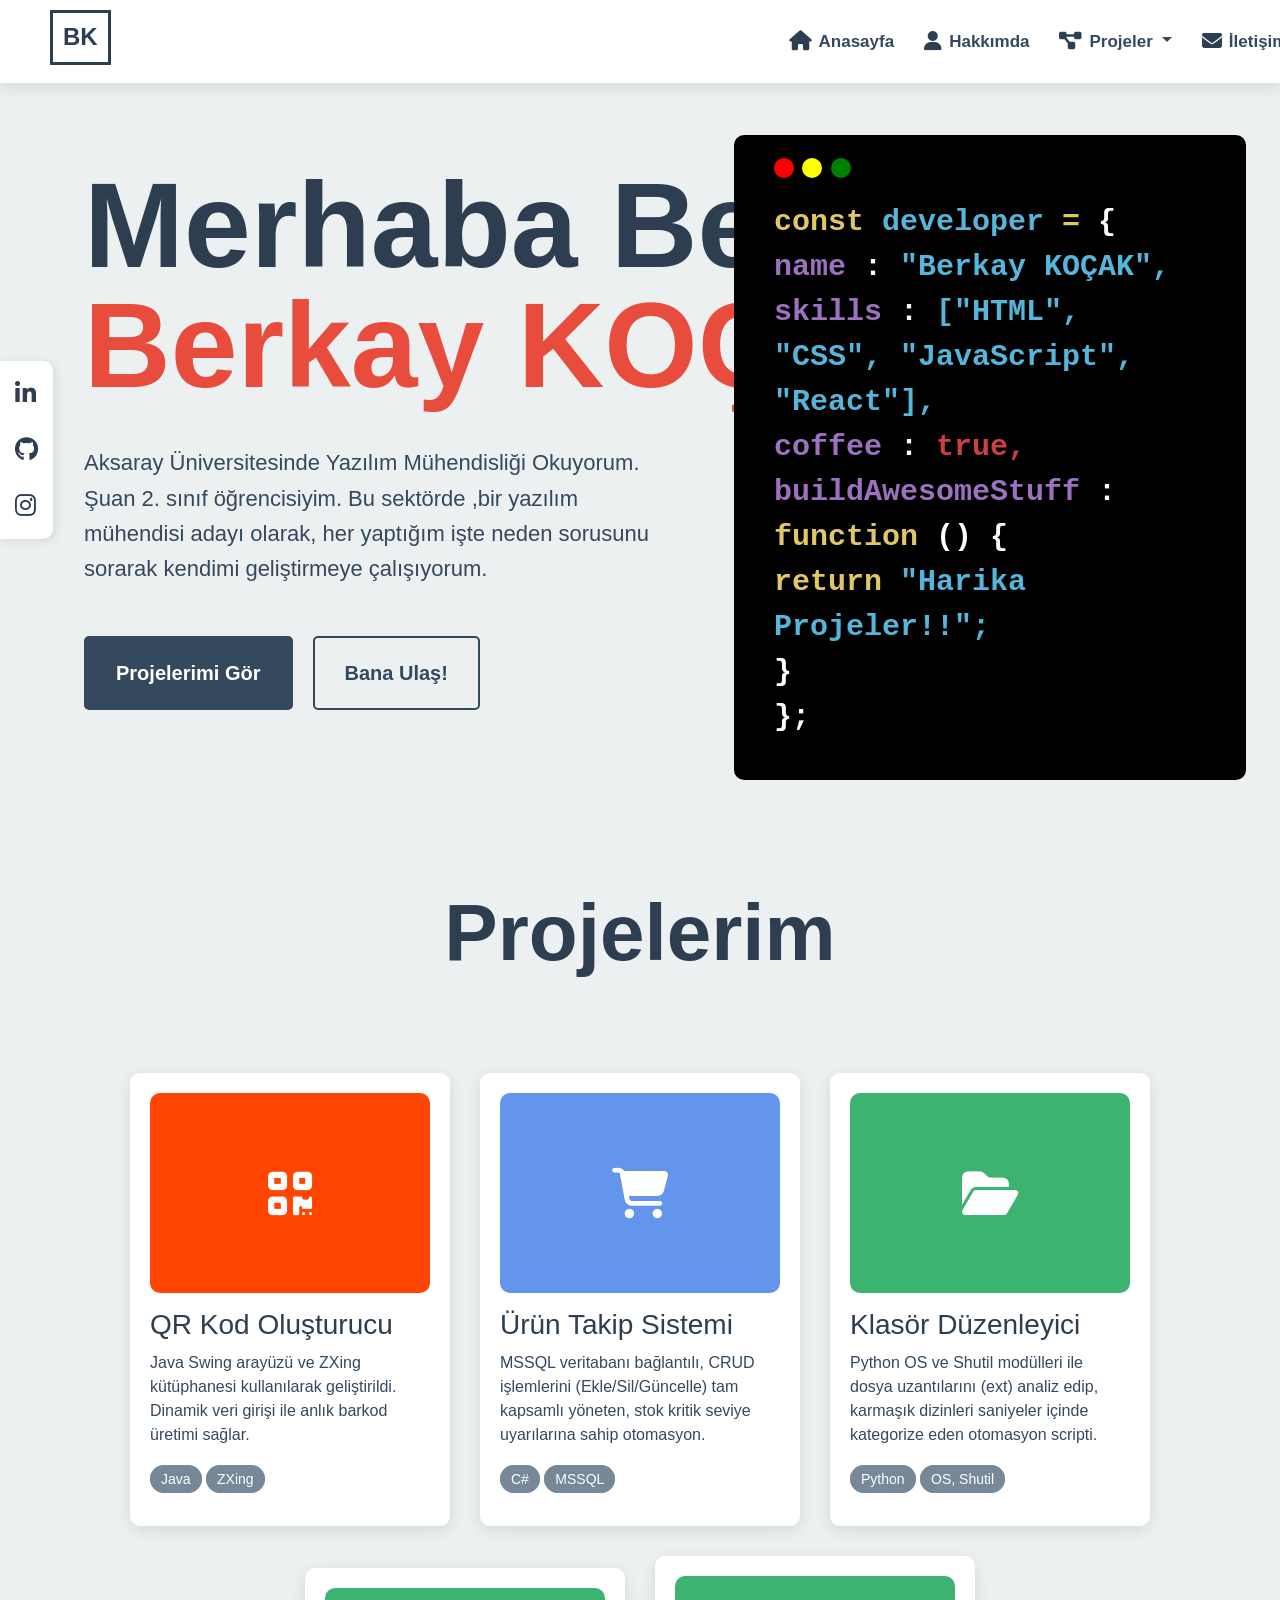
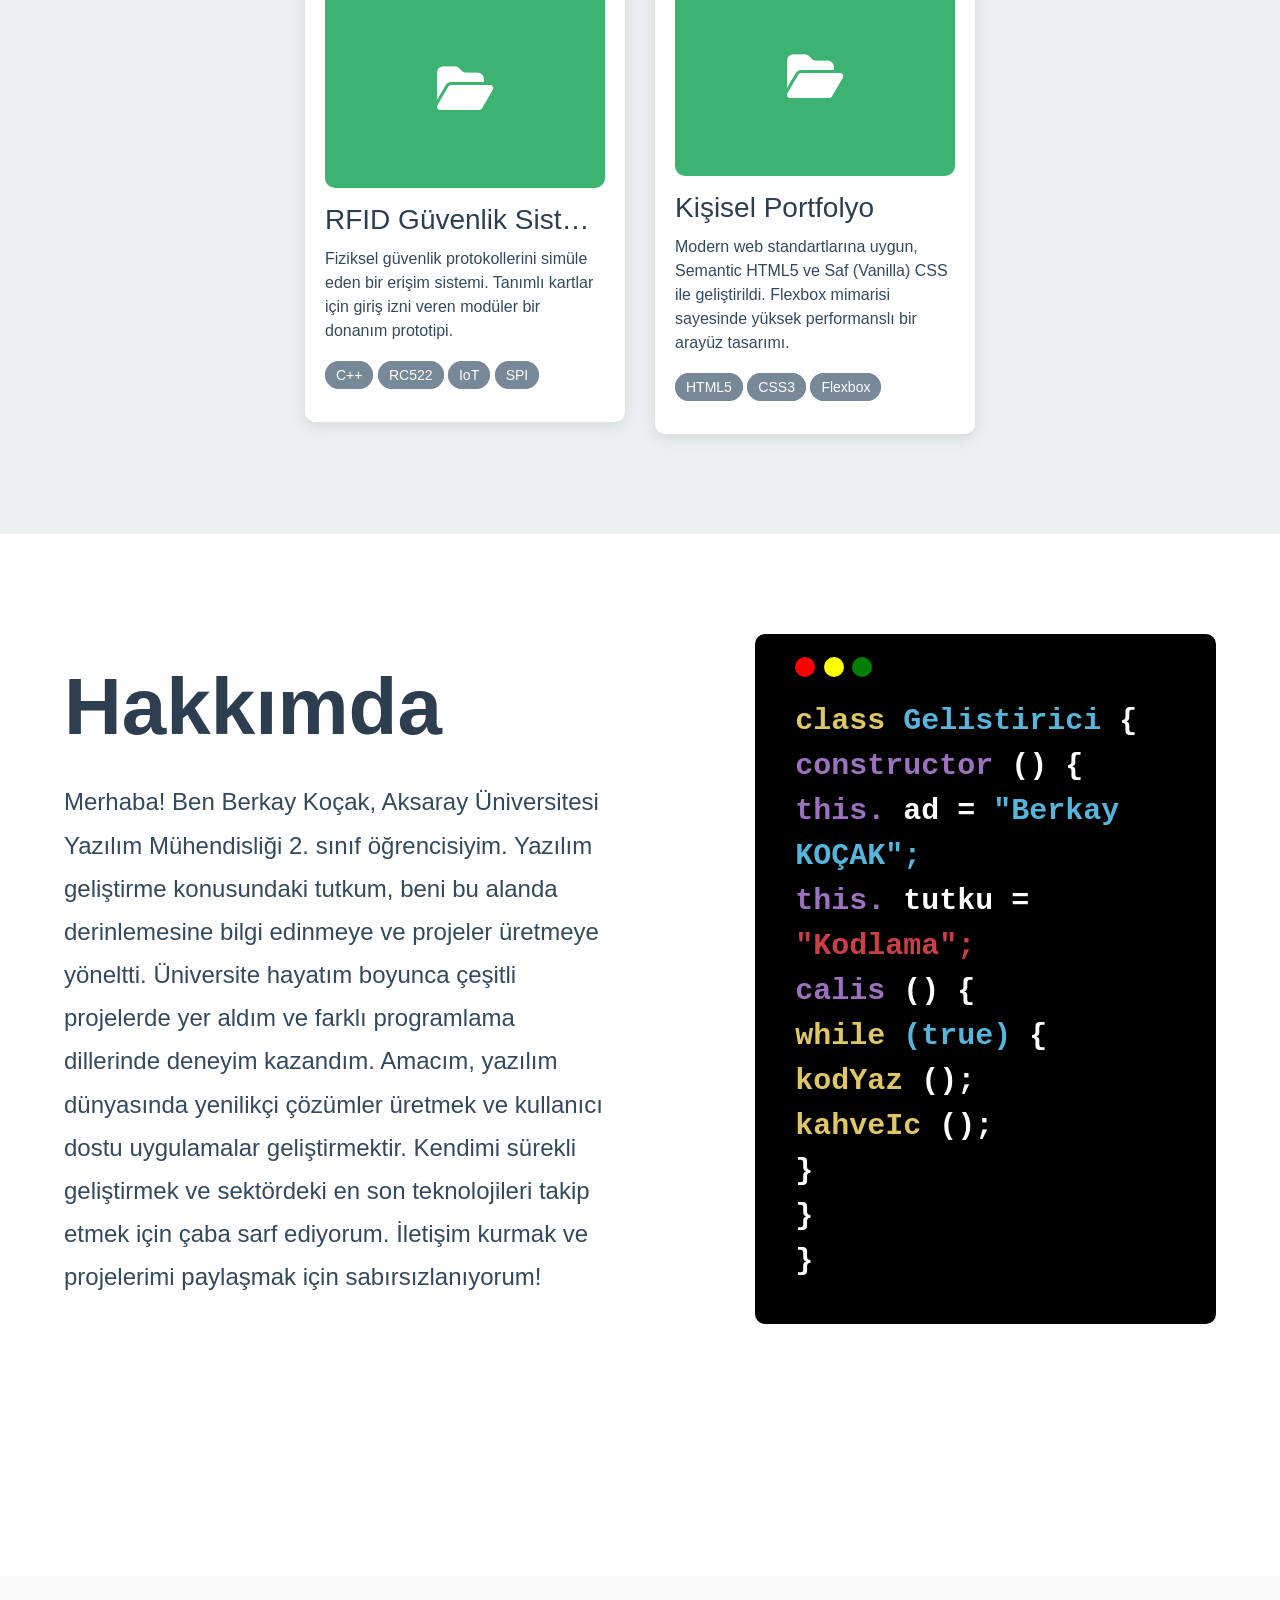
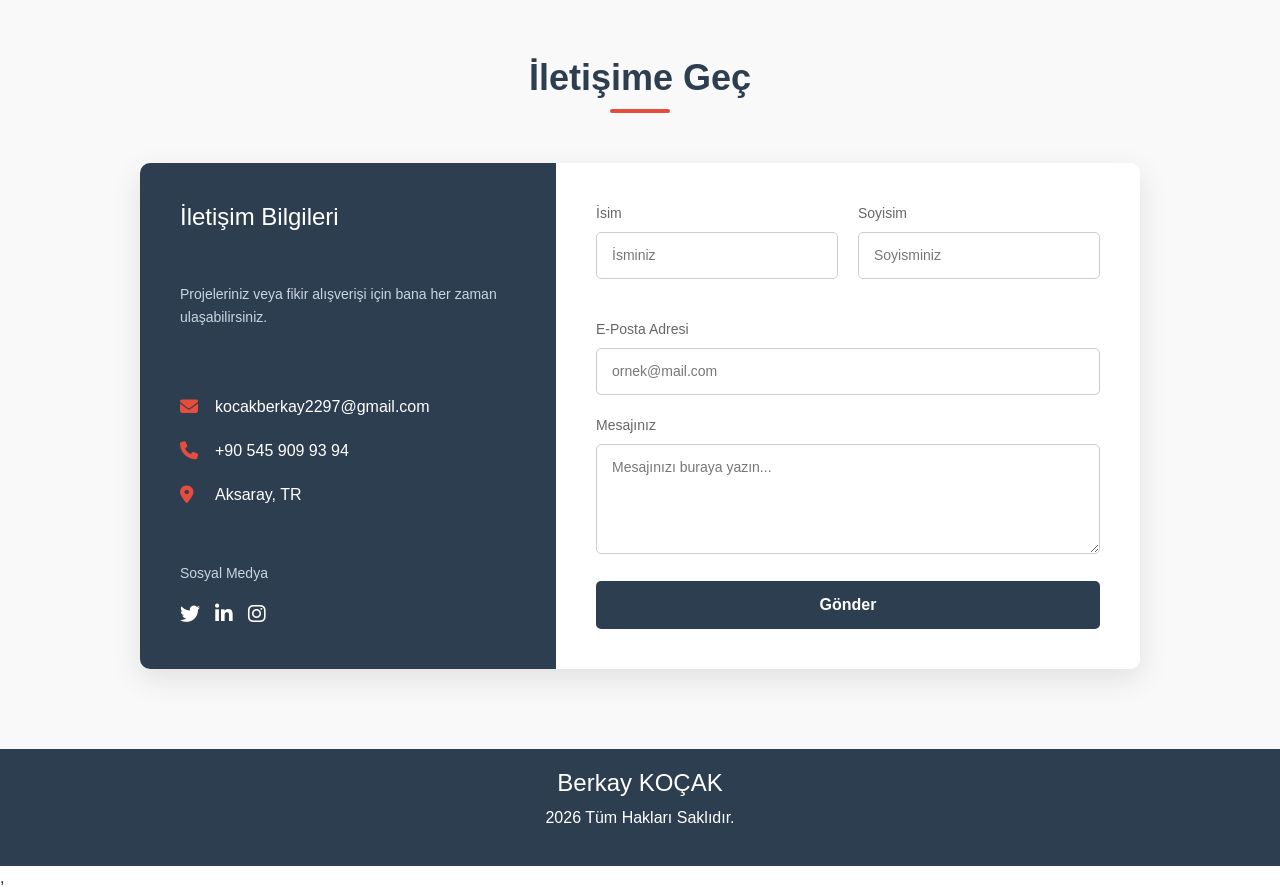
<file: index.html>
<!DOCTYPE html>
<html lang="en">

<head>
    <meta charset="UTF-8">
    <meta name="viewport" content="width=device-width, initial-scale=1.0">
    <title>Berkay Koçak - Portfolio</title>
    <link rel="stylesheet" href="https://cdnjs.cloudflare.com/ajax/libs/font-awesome/6.4.0/css/all.min.css">
    <link href="https://cdn.jsdelivr.net/npm/bootstrap@5.3.3/dist/css/bootstrap.min.css" rel="stylesheet">
    <link rel="stylesheet" href="style.css">
</head>

<body>
    <nav>
        <h3 class="logo">BK</h3>

        <div class="nav-icerik">
            <div class="nav-items">
                <i class="fas fa-home"></i>
                <a href="#anasayfa">Anasayfa</a>
            </div>

            <div class="nav-items">
                <i class="fas fa-user"></i>
                <a href="#hakkimda">Hakkımda</a>
            </div>

            <div class="nav-items dropdown">
                <i class="fas fa-project-diagram"></i>
                <a class="dropdown-toggle" href="#" role="button" data-bs-toggle="dropdown" aria-expanded="false">
                    Projeler
                </a>
                <ul class="dropdown-menu">
                    <li><a class="dropdown-item" href="#projeler12">QR Kod Oluşturucu</a></li>
                    <li><a class="dropdown-item" href="#projeler12">Ürün Takip Sistemi</a></li>
                    <li><a class="dropdown-item" href="#projeler12">Klasör Düzenleyici</a></li>
                    <li><a class="dropdown-item" href="#projeler12">RFID Güvenlik Sistemi</a></li>
                    <li><a class="dropdown-item" href="#projeler12">Kişisel Portfolyo</a></li>
                </ul>
            </div>

            <div class="nav-items">
                <i class="fas fa-envelope"></i>
                <a id="iletisim" href="#iletisim12">İletişim</a>
            </div>
        </div>
    </nav>

    <section class="ana-bolum" id="anasayfa">
        <div class="anaIcerik">
            <div class="metinKismi">
                <div class="basliklar">
                    <h1>Merhaba Ben</h1>
                    <h1 id="isim">Berkay KOÇAK</h1>
                </div>
                <p class="anasayfa-hakkımda">Aksaray Üniversitesinde Yazılım Mühendisliği Okuyorum. Şuan 2. sınıf
                    öğrencisiyim. Bu sektörde ,bir
                    yazılım mühendisi adayı olarak,
                    her yaptığım işte neden sorusunu sorarak kendimi geliştirmeye çalışıyorum.
                </p>

                <div class="anaIcerikbuton">
                    <button class="projeButon"> <a href="#projeler12">Projelerimi Gör</a></button>
                    <button class="iletisimButon"> <a href="#iletisim12">Bana Ulaş!</a></button>
                </div>
            </div>

        </div>


        <div class="kodEkrani">
            <div class="kodUst">
                <button></button>
                <button></button>
                <button></button>
            </div>
            <div class="kodIcerik">
                <div class="ilkSatir">
                    <span class="sari">const </span>
                    <span class="cyan">developer </span>
                    <span class="sari">= </span>
                    <span>{</span>
                </div>
                <div class="ikinciSatir">
                    <span class="purple">name</span>
                    <span>: </span>
                    <span class="cyan">"Berkay KOÇAK",</span>
                </div>
                <div class="ucuncuSatir">
                    <span class="purple">skills</span>
                    <span>: </span>
                    <span class="cyan">["HTML", "CSS", "JavaScript", "React"],</span>
                </div>
                <div class="dortSatir">
                    <span class="purple">coffee</span>
                    <span>: </span>
                    <span class="red">true,</span>
                </div>
                <div class="besinciSatir">
                    <span class="purple">buildAwesomeStuff</span>
                    <span>: </span>
                    <span class="sari">function</span>
                    <span>() {</span>
                </div>
                <div class="altinciSatir">
                    <span class="sari">return </span>
                    <span class="cyan">"Harika Projeler!!"; </span>
                </div>
                <div class="yedinciSatir">}</div>
                <div class="sekizinciSatir">};</div>
            </div>
        </div>




    </section>

    <section class="projeler" id="projeler12">
        <div class="projelerBaslik">
            <h1>Projelerim</h1>
        </div>
        <div class="projeTum">
            <div class="proje">
                <i class="fa-solid fa-qrcode"></i>
                <div class="projeMetin">
                    <h3>QR Kod Oluşturucu</h3>
                    <p>Java Swing arayüzü ve ZXing kütüphanesi kullanılarak geliştirildi. Dinamik veri girişi ile anlık
                        barkod üretimi sağlar.</p>
                    <span>Java</span>
                    <span>ZXing</span>
                </div>
            </div>
            <div class="proje">
                <i class="fa-solid fa-cart-shopping" id="c1"></i>
                <div class="projeMetin">
                    <h3>Ürün Takip Sistemi</h3>
                    <p>MSSQL veritabanı bağlantılı, CRUD işlemlerini (Ekle/Sil/Güncelle) tam kapsamlı yöneten, stok
                        kritik
                        seviye uyarılarına sahip otomasyon.</p>
                    <span>C#</span>
                    <span>MSSQL</span>
                </div>
            </div>
            <div class="proje">
                <i class="fa-solid fa-folder-open" id="c2"></i>
                <div class="projeMetin">
                    <h3>Klasör Düzenleyici</h3>
                    <p>Python OS ve Shutil modülleri ile dosya uzantılarını (ext) analiz edip, karmaşık dizinleri
                        saniyeler
                        içinde kategorize eden otomasyon scripti.</p>
                    <span>Python</span>
                    <span>OS, Shutil</span>
                </div>
            </div>
            <div class="proje">
                <i class="fa-solid fa-folder-open" id="c2"></i>
                <div class="projeMetin">
                    <h3>RFID Güvenlik Sistemi</h3>
                    <p>Fiziksel güvenlik protokollerini simüle eden bir erişim sistemi. Tanımlı kartlar için giriş izni
                        veren modüler bir donanım prototipi.</p>
                    <span>C++</span>
                    <span>RC522</span>
                    <span>IoT</span>
                    <span>SPI</span>
                </div>
            </div>
            <div class="proje">
                <i class="fa-solid fa-folder-open" id="c2"></i>
                <div class="projeMetin">
                    <h3>Kişisel Portfolyo</h3>
                    <p>Modern web standartlarına uygun, Semantic HTML5 ve Saf (Vanilla) CSS ile geliştirildi. Flexbox
                        mimarisi sayesinde yüksek performanslı bir arayüz tasarımı.
                    </p>
                    <span>HTML5</span>
                    <span>CSS3</span>
                    <span>Flexbox</span>
                </div>
            </div>
        </div>
    </section>

    <section class="Hakkimda" id="hakkimda">
        <div class="hakkimdaMetin">
            <h1 class="hakkimdaBaslik">Hakkımda</h1>
            <p>Merhaba! Ben Berkay Koçak, Aksaray Üniversitesi Yazılım Mühendisliği 2. sınıf öğrencisiyim.
                Yazılım
                geliştirme
                konusundaki tutkum, beni bu alanda derinlemesine bilgi edinmeye ve projeler üretmeye yöneltti.
                Üniversite hayatım boyunca çeşitli projelerde yer aldım ve farklı programlama dillerinde deneyim
                kazandım.
                Amacım, yazılım dünyasında yenilikçi çözümler üretmek ve kullanıcı dostu uygulamalar
                geliştirmektir.
                Kendimi sürekli geliştirmek ve sektördeki en son teknolojileri takip etmek için çaba sarf
                ediyorum.
                İletişim kurmak ve projelerimi paylaşmak için sabırsızlanıyorum!
            </p>
        </div>

        <div class="kodEkrani2">
            <div class="kodUst">
                <button></button>
                <button></button>
                <button></button>
            </div>
            <div class="kodIcerik">
                <div class="ilkSatir">
                    <span class="sari">class </span>
                    <span class="cyan">Gelistirici </span>
                    <span>{</span>
                </div>
                <div class="ikinciSatir">
                    <span class="purple">constructor</span>
                    <span>()</span>
                    <span>{</span>
                </div>
                <div class="ucuncuSatir">
                    <span class="purple">this.</span>
                    <span>ad =</span>
                    <span class="cyan">"Berkay KOÇAK";</span>
                </div>
                <div class="dortSatir">
                    <span class="purple">this.</span>
                    <span>tutku =</span>
                    <span class="red">"Kodlama";</span>
                </div>
                <div class="besinciSatir">
                    <span class="purple">calis</span>
                    <span>() {</span>

                </div>
                <div class="altinciSatir">
                    <span class="sari">while </span>
                    <span class="cyan">(true) </span>
                    <span>{</span>
                </div>
                <div class="yedinciSatir">
                    <span class="sari">kodYaz</span>
                    <span>();</span>
                </div>
                <div class="sekizinciSatir">
                    <span class="sari">kahveIc</span>
                    <span>();</span>
                </div>
                <div class="dokuzuncuSatir">
                    <span> }</span>
                </div>
                <div class="onuncuSatir">
                    <span> }</span>
                </div>
                <div class="onbirinciSatir">
                    <span>}</span>
                </div>
            </div>
    </section>


    <div class="teknoloji-bandi-kapsayici">
        <div class="teknoloji-bandi">
            <span class="tekno-item"><i class="fab fa-html5"></i> HTML5</span>
            <span class="tekno-item"><i class="fab fa-css3-alt"></i> CSS3</span>
            <span class="tekno-item"><i class="fab fa-js"></i> JavaScript</span>
            <span class="tekno-item"><i class="fab fa-react"></i> React</span>
            <span class="tekno-item"><i class="fab fa-python"></i> Python</span>
            <span class="tekno-item"><i class="fas fa-database"></i> SQL</span>
            <span class="tekno-item"><i class="fab fa-docker"></i> Docker</span>
            <!-- Tekrar (Sonsuz döngü için) -->
            <span class="tekno-item"><i class="fab fa-html5"></i> HTML5</span>
            <span class="tekno-item"><i class="fab fa-css3-alt"></i> CSS3</span>
            <span class="tekno-item"><i class="fab fa-js"></i> JavaScript</span>
            <span class="tekno-item"><i class="fab fa-react"></i> React</span>
            <span class="tekno-item"><i class="fab fa-python"></i> Python</span>
            <span class="tekno-item"><i class="fas fa-database"></i> SQL</span>
        </div>
    </div>
    </section>


    <section class="iletisim-bolumu" id="iletisim12">
        <div class="iletisim-baslik-container">
            <h2 class="section-baslik">İletişime Geç</h2>
            <div class="alt-cizgi"></div>
        </div>

        <div class="iletisim-kutu">
            <div class="iletisim-sol">
                <h3>İletişim Bilgileri</h3>
                <p class="aciklama">Projeleriniz veya fikir alışverişi için bana her zaman ulaşabilirsiniz.</p>

                <div class="iletisim-detay">
                    <div class="detay-satir">
                        <i class="fa-solid fa-envelope"></i>
                        <span>kocakberkay2297@gmail.com</span>
                    </div>
                    <div class="detay-satir">
                        <i class="fa-solid fa-phone"></i>
                        <span>+90 545 909 93 94</span>
                    </div>
                    <div class="detay-satir">
                        <i class="fa-solid fa-location-dot"></i>
                        <span>Aksaray, TR</span>
                    </div>
                </div>

                <div class="sosyal-medya-footer">
                    <p>Sosyal Medya</p>
                    <div class="ikonlar">
                        <a href="#"><i class="fa-brands fa-twitter"></i></a>
                        <a href="#"><i class="fa-brands fa-linkedin-in"></i></a>
                        <a href="#"><i class="fa-brands fa-instagram"></i></a>
                    </div>
                </div>
            </div>

            <div class="iletisim-sag">
                <form>
                    <div class="form-satir-ikili">
                        <div class="input-grubu">
                            <label>İsim</label>
                            <input type="text" placeholder="İsminiz">
                        </div>
                        <div class="input-grubu">
                            <label>Soyisim</label>
                            <input type="text" placeholder="Soyisminiz">
                        </div>
                    </div>

                    <div class="input-grubu">
                        <label>E-Posta Adresi</label>
                        <input type="email" placeholder="ornek@mail.com">
                    </div>

                    <div class="input-grubu">
                        <label>Mesajınız</label>
                        <textarea placeholder="Mesajınızı buraya yazın..." rows="4"></textarea>
                    </div>

                    <button type="submit" class="gonder-buton">Gönder</button>
                </form>
            </div>
        </div>
    </section>

    <footer>
        <div class="footer-metin">
            <h4>Berkay KOÇAK</h4>
            <p>2026 Tüm Hakları Saklıdır.</p>
        </div>
    </footer>

    <div class="yan-menu d-none d-lg-flex">
        <a href="https://www.linkedin.com/in/berkay-ko%C3%A7ak-8b6764252/" class="yan-link"><i
                class="fab fa-linkedin-in"></i></a>
        <a href="https://github.com/BerkayKocakorg" class="yan-link"><i class="fab fa-github"></i></a>
        <a href="https://www.instagram.com/berkay_kocak1/" class="yan-link"><i class="fab fa-instagram"></i></a>
    </div>

    <script src="https://cdn.jsdelivr.net/npm/bootstrap@5.3.3/dist/js/bootstrap.bundle.min.js"></script>,
    <script src="script.js"></script>
</body>


</html>
</file>
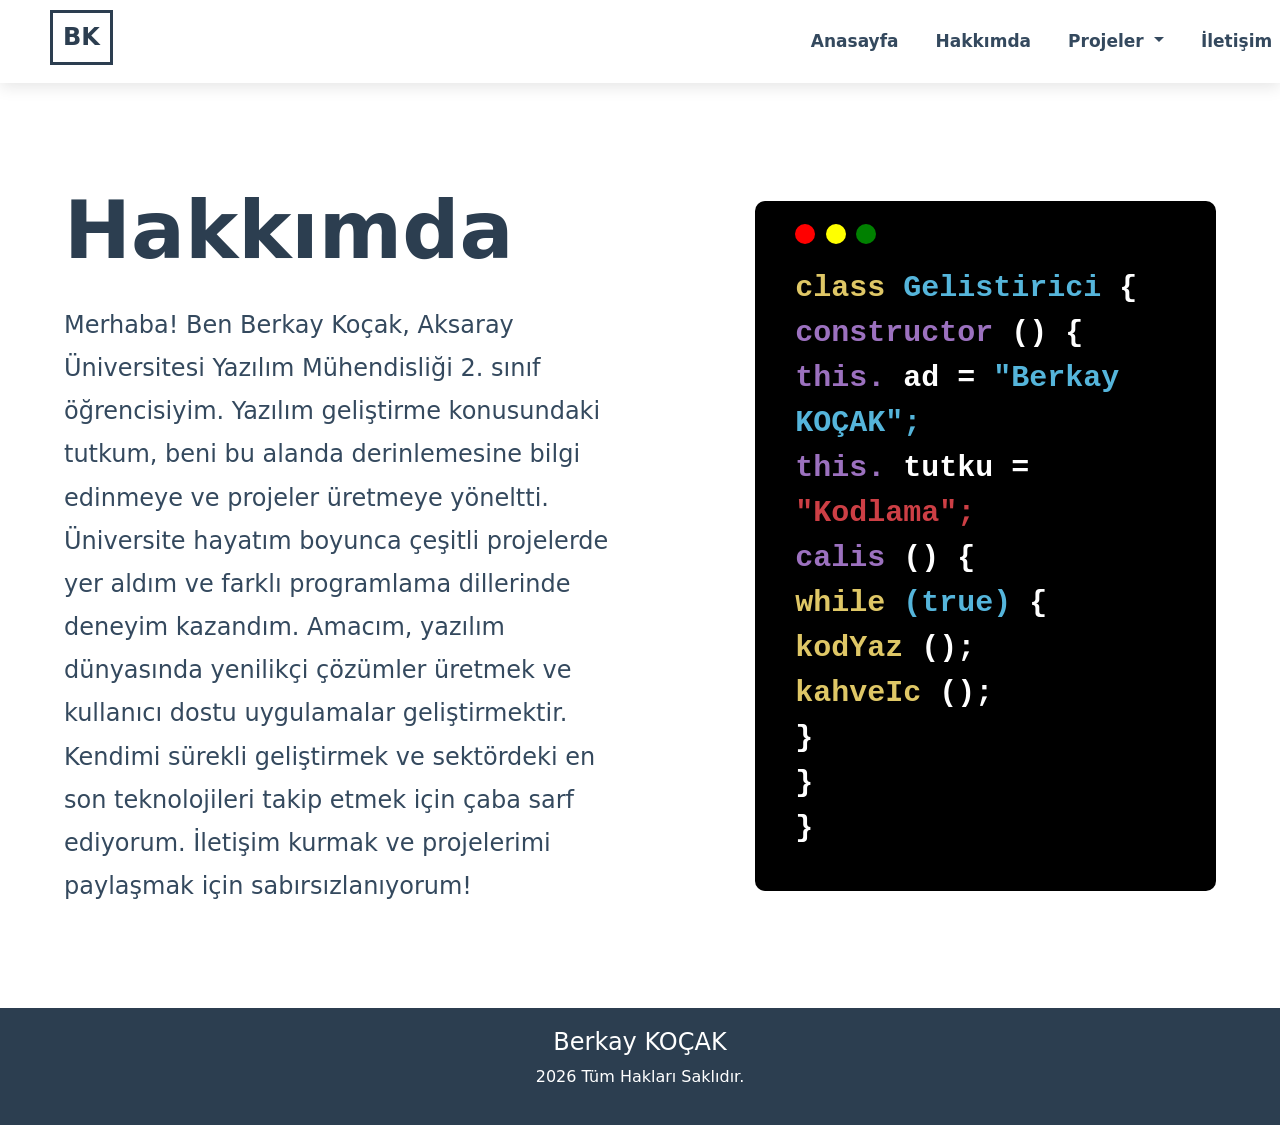
<file: hakkimda.html>
<!DOCTYPE html>
<html lang="en">

<head>
    <meta charset="UTF-8">
    <meta name="viewport" content="width=device-width, initial-scale=1.0">
    <title>Hakkımda</title>
    <link rel="stylesheet" href="style.css">
    <link href="https://cdn.jsdelivr.net/npm/bootstrap@5.3.3/dist/css/bootstrap.min.css" rel="stylesheet">
</head>

<body>
    <nav>
        <h3 class="logo">BK</h3>

        <div class="nav-icerik">
            <div class="nav-items">
                <i class="fas fa-home"></i>
                <a href="./index.html#anasayfa">Anasayfa</a>
            </div>

            <div class="nav-items">
                <i class="fas fa-user"></i>
                <a href="#hakkimda">Hakkımda</a>
            </div>

            <div class="nav-items dropdown">
                <i class="fas fa-project-diagram"></i>
                <a class="dropdown-toggle" href="#" role="button" data-bs-toggle="dropdown" aria-expanded="false">
                    Projeler
                </a>
                <ul class="dropdown-menu">
                    <li><a class="dropdown-item" href="#projeler12">QR Kod Oluşturucu</a></li>
                    <li><a class="dropdown-item" href="#projeler12">Ürün Takip Sistemi</a></li>
                    <li><a class="dropdown-item" href="#projeler12">Klasör Düzenleyici</a></li>
                    <li><a class="dropdown-item" href="#projeler12">RFID Güvenlik Sistemi</a></li>
                    <li><a class="dropdown-item" href="#projeler12">Kişisel Portfolyo</a></li>
                </ul>
            </div>

            <div class="nav-items">
                <i class="fas fa-envelope"></i>
                <a id="iletisim" href="#iletisim12">İletişim</a>
            </div>
        </div>
    </nav>

    <section class="Hakkimda" id="hakkimda">
        <div class="hakkimdaMetin">
            <h1 class="hakkimdaBaslik">Hakkımda</h1>
            <p>Merhaba! Ben Berkay Koçak, Aksaray Üniversitesi Yazılım Mühendisliği 2. sınıf öğrencisiyim.
                Yazılım
                geliştirme
                konusundaki tutkum, beni bu alanda derinlemesine bilgi edinmeye ve projeler üretmeye yöneltti.
                Üniversite hayatım boyunca çeşitli projelerde yer aldım ve farklı programlama dillerinde deneyim
                kazandım.
                Amacım, yazılım dünyasında yenilikçi çözümler üretmek ve kullanıcı dostu uygulamalar
                geliştirmektir.
                Kendimi sürekli geliştirmek ve sektördeki en son teknolojileri takip etmek için çaba sarf
                ediyorum.
                İletişim kurmak ve projelerimi paylaşmak için sabırsızlanıyorum!
            </p>
        </div>

        <div class="kodEkrani2">
            <div class="kodUst">
                <button></button>
                <button></button>
                <button></button>
            </div>
            <div class="kodIcerik">
                <div class="ilkSatir">
                    <span class="sari">class </span>
                    <span class="cyan">Gelistirici </span>
                    <span>{</span>
                </div>
                <div class="ikinciSatir">
                    <span class="purple">constructor</span>
                    <span>()</span>
                    <span>{</span>
                </div>
                <div class="ucuncuSatir">
                    <span class="purple">this.</span>
                    <span>ad =</span>
                    <span class="cyan">"Berkay KOÇAK";</span>
                </div>
                <div class="dortSatir">
                    <span class="purple">this.</span>
                    <span>tutku =</span>
                    <span class="red">"Kodlama";</span>
                </div>
                <div class="besinciSatir">
                    <span class="purple">calis</span>
                    <span>() {</span>

                </div>
                <div class="altinciSatir">
                    <span class="sari">while </span>
                    <span class="cyan">(true) </span>
                    <span>{</span>
                </div>
                <div class="yedinciSatir">
                    <span class="sari">kodYaz</span>
                    <span>();</span>
                </div>
                <div class="sekizinciSatir">
                    <span class="sari">kahveIc</span>
                    <span>();</span>
                </div>
                <div class="dokuzuncuSatir">
                    <span> }</span>
                </div>
                <div class="onuncuSatir">
                    <span> }</span>
                </div>
                <div class="onbirinciSatir">
                    <span>}</span>
                </div>
            </div>
    </section>
    <footer>
        <div class="footer-metin">
            <h4>Berkay KOÇAK</h4>
            <p>2026 Tüm Hakları Saklıdır.</p>
        </div>
    </footer>
    <script src="https://cdn.jsdelivr.net/npm/bootstrap@5.3.3/dist/js/bootstrap.bundle.min.js"></script>
    <script src="script.js"></script>
</body>

</html>
</file>
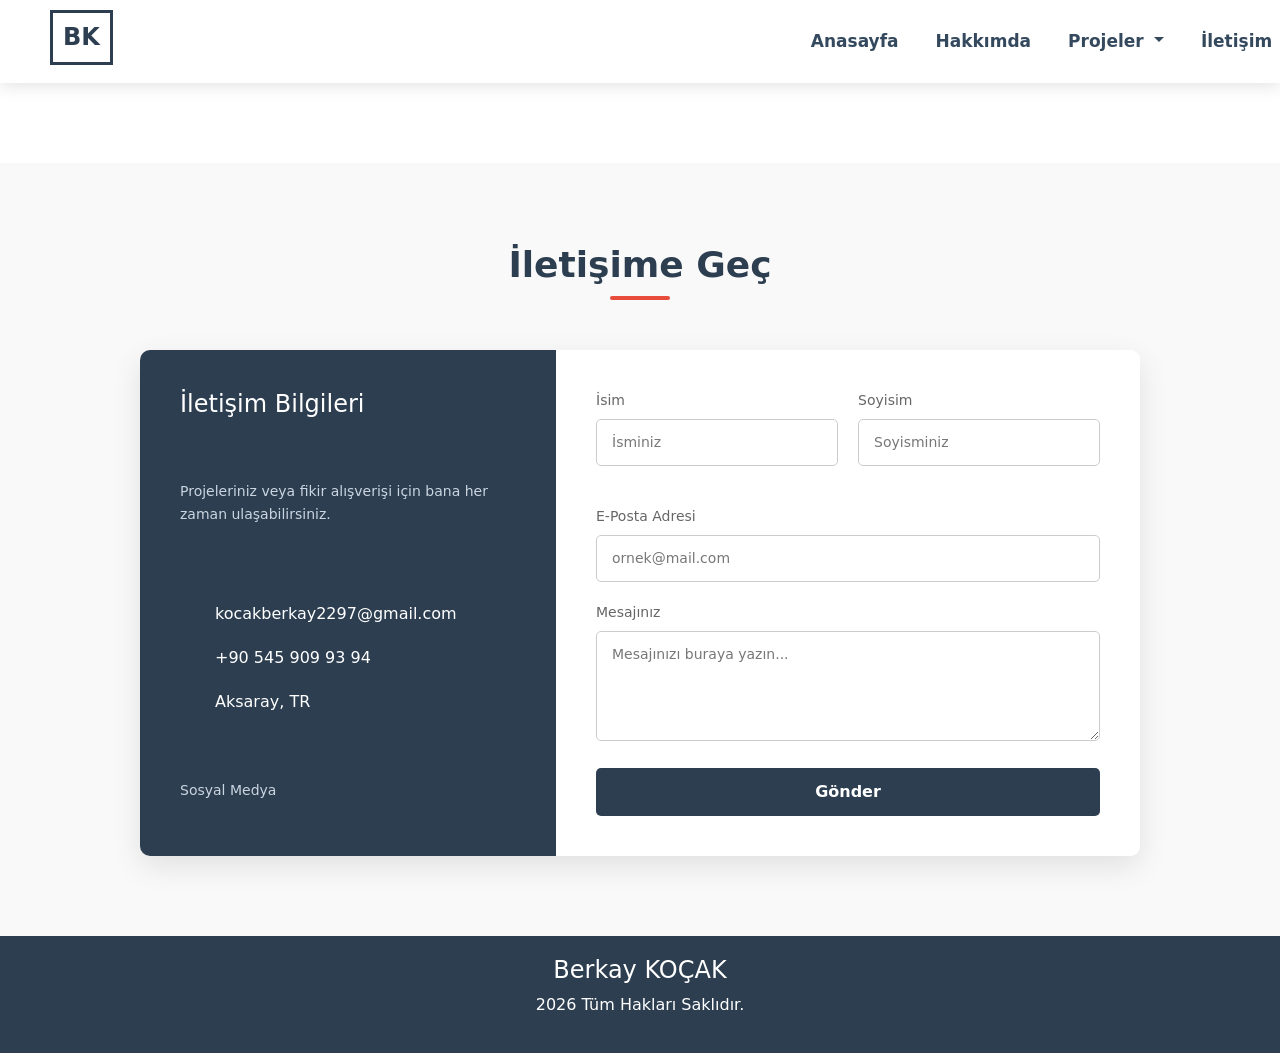
<file: iletisim.html>
<!DOCTYPE html>
<html lang="en">

<head>
    <meta charset="UTF-8">
    <meta name="viewport" content="width=device-width, initial-scale=1.0">
    <title>İletişim</title>
    <link rel="stylesheet" href="style.css">
    <link href="https://cdn.jsdelivr.net/npm/bootstrap@5.3.3/dist/css/bootstrap.min.css" rel="stylesheet">
</head>

<body>
    <nav>
        <h3 class="logo">BK</h3>

        <div class="nav-icerik">
            <div class="nav-items">
                <i class="fas fa-home"></i>
                <a href="/index.html#anasayfa">Anasayfa</a>
            </div>

            <div class="nav-items">
                <i class="fas fa-user"></i>
                <a href="#hakkimda">Hakkımda</a>
            </div>

            <div class="nav-items dropdown">
                <i class="fas fa-project-diagram"></i>
                <a class="dropdown-toggle" href="#" role="button" data-bs-toggle="dropdown" aria-expanded="false">
                    Projeler
                </a>
                <ul class="dropdown-menu">
                    <li><a class="dropdown-item" href="#projeler12">QR Kod Oluşturucu</a></li>
                    <li><a class="dropdown-item" href="#projeler12">Ürün Takip Sistemi</a></li>
                    <li><a class="dropdown-item" href="#projeler12">Klasör Düzenleyici</a></li>
                    <li><a class="dropdown-item" href="#projeler12">RFID Güvenlik Sistemi</a></li>
                    <li><a class="dropdown-item" href="#projeler12">Kişisel Portfolyo</a></li>
                </ul>
            </div>

            <div class="nav-items">
                <i class="fas fa-envelope"></i>
                <a id="iletisim" href="#iletisim12">İletişim</a>
            </div>
        </div>
    </nav>

    <section class="iletisim-bolumu" id="iletisim12">
        <div class="iletisim-baslik-container">
            <h2 class="section-baslik">İletişime Geç</h2>
            <div class="alt-cizgi"></div>
        </div>

        <div class="iletisim-kutu">
            <div class="iletisim-sol">
                <h3>İletişim Bilgileri</h3>
                <p class="aciklama">Projeleriniz veya fikir alışverişi için bana her zaman ulaşabilirsiniz.</p>

                <div class="iletisim-detay">
                    <div class="detay-satir">
                        <i class="fa-solid fa-envelope"></i>
                        <span>kocakberkay2297@gmail.com</span>
                    </div>
                    <div class="detay-satir">
                        <i class="fa-solid fa-phone"></i>
                        <span>+90 545 909 93 94</span>
                    </div>
                    <div class="detay-satir">
                        <i class="fa-solid fa-location-dot"></i>
                        <span>Aksaray, TR</span>
                    </div>
                </div>

                <div class="sosyal-medya-footer">
                    <p>Sosyal Medya</p>
                    <div class="ikonlar">
                        <a href="#"><i class="fa-brands fa-twitter"></i></a>
                        <a href="#"><i class="fa-brands fa-linkedin-in"></i></a>
                        <a href="#"><i class="fa-brands fa-instagram"></i></a>
                    </div>
                </div>
            </div>

            <div class="iletisim-sag">
                <form>
                    <div class="form-satir-ikili">
                        <div class="input-grubu">
                            <label>İsim</label>
                            <input type="text" placeholder="İsminiz">
                        </div>
                        <div class="input-grubu">
                            <label>Soyisim</label>
                            <input type="text" placeholder="Soyisminiz">
                        </div>
                    </div>

                    <div class="input-grubu">
                        <label>E-Posta Adresi</label>
                        <input type="email" placeholder="ornek@mail.com">
                    </div>

                    <div class="input-grubu">
                        <label>Mesajınız</label>
                        <textarea placeholder="Mesajınızı buraya yazın..." rows="4"></textarea>
                    </div>

                    <button type="submit" class="gonder-buton">Gönder</button>
                </form>
            </div>
        </div>
    </section>

    <footer>
        <div class="footer-metin">
            <h4>Berkay KOÇAK</h4>
            <p>2026 Tüm Hakları Saklıdır.</p>
        </div>
    </footer>
    <script src="https://cdn.jsdelivr.net/npm/bootstrap@5.3.3/dist/js/bootstrap.bundle.min.js"></script>
    <script src="script.js"></script>
</body>

</html>
</file>
<file: style.css>
body {
    margin: 0;
    padding: 0;
    box-sizing: border-box;
    font-family: 'Segoe UI', Tahoma, Geneva, Verdana, sans-serif;
}

:root {
    --ana-renk: #2c3e50;
    --vurgu-renk: #e74c3c;
    --arka-plan: #ecf0f1;
    --yazi-renk: #34495e;
}

nav {
    display: flex;
    justify-content: space-between;
    align-items: center;
    padding: 10px 50px;
    background-color: white;
    position: sticky;
    top: 0;
    z-index: 1000;
    box-shadow: 0 4px 15px rgba(0, 0, 0, 0.1);
}

.nav-icerik {
    display: flex;
    gap: 30px;
    justify-content: center;
    align-items: center;
    padding-right: 30px;
    width: 30%;
}

.nav-icerik i {
    font-size: 20px;
    color: var(--ana-renk);
}

.nav-items {
    display: flex;
    align-items: center;
    gap: 7px;
    position: relative;
}



.nav-items a {
    font-size: 17px;
    font-weight: 600;
    color: var(--yazi-renk);
    text-decoration: none;
    cursor: pointer;
    transition: color 0.3s ease, transform 0.3s ease;
}

.nav-items a:hover {
    color: var(--vurgu-renk);
    transform: translateY(-2px);
}

.nav-items .dropdown-toggle {
    color: var(--yazi-renk) !important;
}

.logo {
    font-size: 24px;
    font-weight: bold;
    color: var(--ana-renk);
    cursor: pointer;
    border: 3px solid var(--ana-renk);
    padding: 10px 10px;
    font-weight: 900;
}

#iletisim-btn {
    border: 3px solid var(--ana-renk);
    background-color: var(--ana-renk);
    color: white !important;
    padding: 8px 20px;
    border-radius: 5px;
    transition: all 0.3s ease;
}



.ana-bolum {
    display: flex;
    justify-content: center;
    align-items: center;
    background-color: var(--arka-plan);
    min-height: 90vh;
    padding-top: 50px;
}

.anaIcerik {
    background-color: var(--arka-plan);
    padding-left: 50px;
    padding-right: 0px;
    text-align: center;
    width: 50%;
}

.metinKismi {
    width: 100%;
    margin-top: -150px;
}

.anasayfa-hakkımda {
    font-size: 22px;
    color: var(--yazi-renk);
    margin-top: 20px;
    line-height: 1.6;
    text-align: left;
}

.basliklar {
    color: var(--ana-renk);
    margin-bottom: 20px;
    padding-left: 0px;
    text-align: left;
    margin-bottom: 40px;

}

.basliklar h1 {
    margin: 0;
    font-size: 120px;
    font-weight: 900;
    display: block;
    width: 100%;
    line-height: 120px;
    white-space: nowrap;
}

#isim {
    color: var(--vurgu-renk);
    width: 100%;
    white-space: nowrap;
}


.anaIcerikbuton {
    margin-top: 30px;
    display: flex;
    gap: 20px;
    justify-content: left;
}

.anaIcerikbuton button {
    margin-top: 20px;
    padding: 20px 30px;
    font-size: 20px;
    font-weight: 600;
    border-radius: 5px;
    cursor: pointer;
}

.projeButon {
    background-color: var(--yazi-renk);
    color: white;
    border: 2px solid var(--yazi-renk);
    transition: transform 0.3s ease, background-color 0.5s ease, color 0.5s ease;
}

.projeButon a {
    text-decoration: none;
    color: white;
}

.projeButon:hover {
    background-color: var(--arka-plan);
    color: var(--yazi-renk);
    transform: translateY(-5px);
}

.iletisimButon {
    background-color: transparent;
    border: 2px solid var(--yazi-renk);
    transition: transform 0.3s ease, background-color 0.5s ease, color 0.5s ease;
}

.iletisimButon a {
    text-decoration: none;
    color: var(--yazi-renk);
}

.iletisimButon:hover {
    background-color: var(--yazi-renk);
    color: white;
    transform: translateY(-5px);
}

.kodEkrani {
    background-color: black;
    font-size: 30px;
    width: 40%;
    padding-left: 40px;
    padding-bottom: 40px;
    padding-right: 40px;
    margin-left: 60px;
    margin-top: -110px;
    border-radius: 10px;
    font-weight: bold;
}

.kodUst {
    margin-bottom: 20px;
}

.kodUst button {
    color: white;
    border: none;
    border-radius: 50%;
    padding: 10px 10px;
}

.kodUst button:nth-child(1) {
    background-color: red;
}

.kodUst button:nth-child(2) {
    background-color: yellow;
}

.kodUst button:nth-child(3) {
    background-color: green;
}

.kodIcerik {
    color: white;
    font-family: 'Courier New', Courier, monospace;
}

.sari {
    color: #DFC766;
}

.red {
    color: #CD3F45;
}

.purple {
    color: #9C71BF;
}

.cyan {
    color: #55B5DB;
}

.green {
    color: green;
}

.projeler {
    padding-top: 0px;
    background-color: var(--arka-plan);
    display: flex;
    justify-content: center;
    align-items: center;
    flex-direction: column;
}

.projeTum {
    display: flex;
    gap: 30px;
    justify-content: center;
    align-items: center;
    flex-wrap: wrap;
    padding-bottom: 100px;
    padding-top: 50px;
}

.projelerBaslik {
    color: var(--ana-renk);
    text-align: center;
    margin-bottom: 50px;

}

.projelerBaslik h1 {
    margin: 0;
    font-size: 80px;
    font-weight: 700;
    display: block;
    width: 100%;
    line-height: 80px;
    white-space: nowrap;
}

.proje {
    background-color: white;
    border-radius: 10px;
    box-shadow: 0 4px 15px rgba(0, 0, 0, 0.1);
    width: 320px;
    padding: 20px;
    text-align: center;
    transition: transform 0.3s ease;

}

.proje:hover {
    transform: translateY(-10px);
}

.proje i {
    width: 100%;
    height: 200px;
    border-radius: 10px;
    margin-bottom: 15px;
    font-size: 50px;
    display: flex;
    justify-content: center;
    align-items: center;
    color: white;
    background-color: orangered;
}

#c1 {
    background-color: cornflowerblue;
}

#c2 {
    background-color: mediumseagreen;
}

.projeMetin {
    font-size: 16px;
    color: var(--yazi-renk);
    margin-bottom: 15px;
    text-align: left;
}

.projeMetin h3 {
    margin: 0;
    margin-bottom: 10px;
    color: var(--ana-renk);
    white-space: nowrap;
    overflow: hidden;
    text-overflow: ellipsis;
}

.projeMetin p {
    margin: 0;
    margin-bottom: 20px;
}

.proje span {
    color: white;
    border: 1px solid lightslategray;
    background-color: lightslategray;
    padding: 5px 10px;
    border-radius: 20px;
    font-size: 14px;
}

.Hakkimda {
    padding: 100px 5%;
    background-color: white;
    display: flex;
    flex-direction: row;
    align-items: center;
    justify-content: center;
    gap: 80px;
    flex-wrap: wrap;
}

.hakkimdaMetin {
    flex: 1;
    max-width: 600px;
    text-align: left;
    padding-left: 0;
}

.hakkimdaMetin h1 {
    font-size: 5rem;
    font-weight: bold;
    color: var(--ana-renk);
    margin-bottom: 25px;
    line-height: 1.2;

}

.hakkimdaMetin p {
    font-size: 1.5rem;
    color: var(--yazi-renk);
    line-height: 1.8;
    margin: 0;
}

.resim-alani-hakkimda {
    flex: 1;
    display: flex;
    justify-content: center;
    align-items: center;
    max-width: 600px;
}

.kodEkrani2 {
    background-color: black;
    font-size: 30px;
    width: 40%;
    padding-left: 40px;
    padding-bottom: 40px;
    padding-right: 40px;
    margin-left: 60px;
    margin-top: 0px;
    border-radius: 10px;
    font-weight: bold;
}

.teknoloji-bandi {
    display: inline-block;
    animation: kayma 20s linear infinite;
}

@keyframes kayma {
    0% {
        transform: translateX(0);
    }

    100% {
        transform: translateX(-50%);
    }
}

.tekno-item {
    display: inline-block;
    color: rgba(255, 255, 255, 0.8);
    font-size: 1.5rem;
    margin: 0 30px;
}


.iletisim-bolumu {
    margin-top: 80px;
    padding: 80px 20px;
    background-color: #f9f9f9;
    display: flex;
    flex-direction: column;
    align-items: center;
}

.iletisim-baslik-container {
    text-align: center;
    margin-bottom: 50px;
}

.section-baslik {
    font-size: 36px;
    color: var(--ana-renk);
    font-weight: bold;
    margin-bottom: 10px;
}

.alt-cizgi {
    width: 60px;
    height: 4px;
    background-color: var(--vurgu-renk);
    margin: 0 auto;
    border-radius: 2px;
}

.iletisim-kutu {
    display: flex;
    width: 100%;
    max-width: 1000px;
    background-color: white;
    box-shadow: 0 10px 30px rgba(0, 0, 0, 0.1);
    border-radius: 10px;
    overflow: hidden;
    flex-wrap: wrap;
}

.iletisim-sol {
    flex: 1;
    background-color: var(--ana-renk);
    padding: 40px;
    color: white;
    display: flex;
    flex-direction: column;
    justify-content: space-between;
    min-width: 300px;
}

.iletisim-sol h3 {
    font-size: 24px;
    margin-bottom: 15px;
}

.iletisim-sol .aciklama {
    font-size: 14px;
    color: #cbd5e1;
    line-height: 1.6;
    margin-bottom: 30px;
}

.detay-satir {
    display: flex;
    align-items: center;
    gap: 15px;
    margin-bottom: 20px;
    font-size: 16px;
}

.detay-satir i {
    color: var(--vurgu-renk);
    font-size: 18px;
    width: 20px;
}

.sosyal-medya-footer p {
    margin-bottom: 15px;
    font-size: 14px;
    color: #cbd5e1;
}

.iletisim-sol .ikonlar {
    display: flex;
    gap: 15px;
}

.iletisim-sol .ikonlar a {
    color: white;
    font-size: 20px;
    transition: transform 0.3s ease;
}

.iletisim-sol .ikonlar a:hover {
    transform: translateY(-3px);
    color: var(--vurgu-renk);
}

.iletisim-sag {
    flex: 1.5;
    padding: 40px;
    background-color: white;
}

.form-satir-ikili {
    display: flex;
    gap: 20px;
    margin-bottom: 20px;
}

.input-grubu {
    width: 100%;
    margin-bottom: 20px;
}

.input-grubu label {
    display: block;
    margin-bottom: 8px;
    color: #666;
    font-size: 14px;
    font-weight: 500;
}

.input-grubu input,
.input-grubu textarea {
    width: 100%;
    padding: 12px 15px;
    background-color: #ffffff !important;
    color: #333333 !important;
    border: 1px solid #ccc;
    border-radius: 5px;
    font-size: 14px;
    outline: none;
    transition: all 0.3s ease;
    font-family: inherit;
    box-sizing: border-box;
}

.input-grubu input::placeholder,
.input-grubu textarea::placeholder {
    color: #777 !important;
    opacity: 1;
}

.input-grubu input:focus,
.input-grubu textarea:focus {
    border-color: var(--ana-renk);
}

.input-grubu textarea {
    resize: vertical;
}

.gonder-buton {
    background-color: var(--ana-renk);
    color: white;
    padding: 12px 30px;
    border: none;
    border-radius: 5px;
    font-size: 16px;
    cursor: pointer;
    transition: background-color 0.3s ease;
    width: 100%;
    font-weight: bold;
}

.gonder-buton:hover {
    background-color: #1a252f;
}


.footer-metin {
    text-align: center;
    padding: 20px;
    background-color: var(--ana-renk);
    color: white;
}

.yan-menu {
    position: fixed;
    left: 0;
    top: 50%;
    transform: translateY(-50%);
    flex-direction: column;
    gap: 20px;
    padding: 15px;
    background-color: white;
    box-shadow: 2px 2px 10px rgba(0, 0, 0, 0.1);
    border-radius: 0 10px 10px 0;
    z-index: 1000;
}

.yan-link {
    font-size: 24px;
    color: var(--ana-renk);
    transition: transform 0.3s ease;
}

.yan-link:hover {
    transform: translateX(5px);
    color: var(--vurgu-renk);
}
</file>
